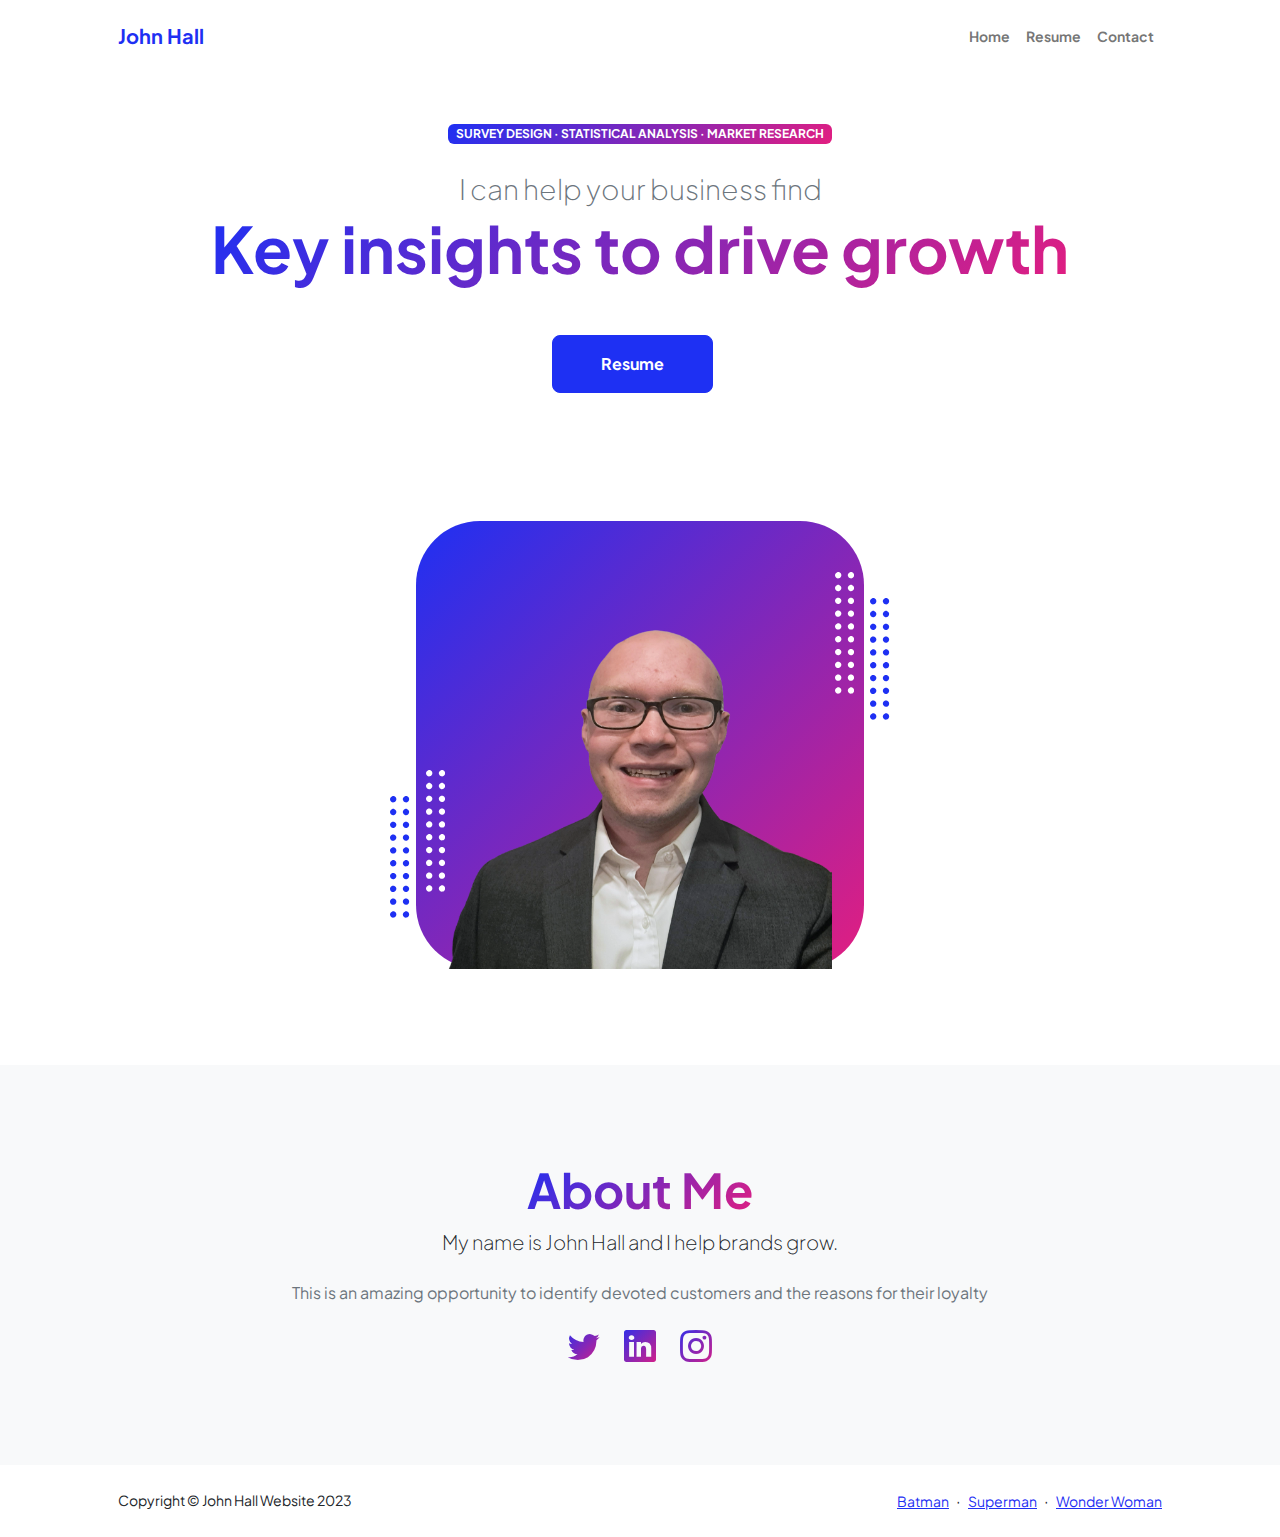
<file: index.html>
<!DOCTYPE html>
<html lang="en">
    <head>
        <meta charset="utf-8" />
        <meta name="viewport" content="width=device-width, initial-scale=1, shrink-to-fit=no" />
        <meta name="description" content="" />
        <meta name="author" content="" />
        <title>Personal - Start Bootstrap Theme</title>
        <!-- Favicon-->
        <link rel="icon" type="image/x-icon" href="assets/favicon.ico" />
        <!-- Custom Google font-->
        <link rel="preconnect" href="https://fonts.googleapis.com" />
        <link rel="preconnect" href="https://fonts.gstatic.com" crossorigin />
        <link href="https://fonts.googleapis.com/css2?family=Plus+Jakarta+Sans:wght@100;200;300;400;500;600;700;800;900&amp;display=swap" rel="stylesheet" />
        <!-- Bootstrap icons-->
        <link href="https://cdn.jsdelivr.net/npm/bootstrap-icons@1.8.1/font/bootstrap-icons.css" rel="stylesheet" />
        <!-- Core theme CSS (includes Bootstrap)-->
        <link href="css/styles.css" rel="stylesheet" />
    </head>
    <body class="d-flex flex-column h-100">
        <main class="flex-shrink-0">
            <!-- Navigation-->
            <nav class="navbar navbar-expand-lg navbar-light bg-white py-3">
                <div class="container px-5">
                    <a class="navbar-brand" href="index.html"><span class="fw-bolder text-primary">John Hall</span></a>
                    <button class="navbar-toggler" type="button" data-bs-toggle="collapse" data-bs-target="#navbarSupportedContent" aria-controls="navbarSupportedContent" aria-expanded="false" aria-label="Toggle navigation"><span class="navbar-toggler-icon"></span></button>
                    <div class="collapse navbar-collapse" id="navbarSupportedContent">
                        <ul class="navbar-nav ms-auto mb-2 mb-lg-0 small fw-bolder">
                            <li class="nav-item"><a class="nav-link" href="index.html">Home</a></li>
                            <li class="nav-item"><a class="nav-link" href="resume.html">Resume</a></li>
                            <li class="nav-item"><a class="nav-link" href="contact.html">Contact</a></li>
                        </ul>
                    </div>
                </div>
            </nav>
            <!-- Header-->
            <header class="py-5">
                <div class="container px-5 pb-5">
                    <div class="row gx-5 align-items-center">
                        <div class="col-xxl-5">
                            <!-- Header text content-->
                            <div class="text-center text-xxl-start">
                                <div class="badge bg-gradient-primary-to-secondary text-white mb-4"><div class="text-uppercase">Survey Design &middot; Statistical Analysis &middot; Market Research</div></div>
                                <div class="fs-3 fw-light text-muted">I can help your business find</div>
                                <h1 class="display-3 fw-bolder mb-5"><span class="text-gradient d-inline">Key insights to drive growth</span></h1>
                                <div class="d-grid gap-3 d-sm-flex justify-content-sm-center justify-content-xxl-start mb-3">
                                    <a class="btn btn-primary btn-lg px-5 py-3 me-sm-3 fs-6 fw-bolder" href="resume.html">Resume</a>
                                </div>
                            </div>
                        </div>
                        <div class="col-xxl-7">
                            <!-- Header profile picture-->
                            <div class="d-flex justify-content-center mt-5 mt-xxl-0">
                                <div class="profile bg-gradient-primary-to-secondary">
                                    <!-- TIP: For best results, use a photo with a transparent background like the demo example below-->
                                    <!-- Watch a tutorial on how to do this on YouTube (link)-->
                                    <img class="profile-img" src="assets/profileme.png" alt="picture of John Hall" />
                                    <div class="dots-1">
                                        <!-- SVG Dots-->
                                        <svg version="1.1" xmlns="http://www.w3.org/2000/svg" xmlns:xlink="http://www.w3.org/1999/xlink" x="0px" y="0px" viewBox="0 0 191.6 1215.4" style="enable-background: new 0 0 191.6 1215.4" xml:space="preserve">
                                            <g transform="translate(0.000000,1280.000000) scale(0.100000,-0.100000)">
                                                <path d="M227.7,12788.6c-105-35-200-141-222-248c-43-206,163-412,369-369c155,32,275,190,260,339c-11,105-90,213-190,262        C383.7,12801.6,289.7,12808.6,227.7,12788.6z"></path>
                                                <path d="M1507.7,12788.6c-151-50-253-216-222-362c25-119,136-230,254-255c194-41,395,142,375,339c-11,105-90,213-190,262        C1663.7,12801.6,1569.7,12808.6,1507.7,12788.6z"></path>
                                                <path d="M227.7,11508.6c-105-35-200-141-222-248c-43-206,163-412,369-369c155,32,275,190,260,339c-11,105-90,213-190,262        C383.7,11521.6,289.7,11528.6,227.7,11508.6z"></path>
                                                <path d="M1507.7,11508.6c-151-50-253-216-222-362c25-119,136-230,254-255c194-41,395,142,375,339c-11,105-90,213-190,262        C1663.7,11521.6,1569.7,11528.6,1507.7,11508.6z"></path>
                                                <path d="M227.7,10228.6c-105-35-200-141-222-248c-43-206,163-412,369-369c155,32,275,190,260,339c-11,105-90,213-190,262        C383.7,10241.6,289.7,10248.6,227.7,10228.6z"></path>
                                                <path d="M1507.7,10228.6c-105-35-200-141-222-248c-43-206,163-412,369-369c155,32,275,190,260,339c-11,105-90,213-190,262        C1663.7,10241.6,1569.7,10248.6,1507.7,10228.6z"></path>
                                                <path d="M227.7,8948.6c-105-35-200-141-222-248c-43-206,163-412,369-369c155,32,275,190,260,339c-11,105-90,213-190,262        C383.7,8961.6,289.7,8968.6,227.7,8948.6z"></path>
                                                <path d="M1507.7,8948.6c-105-35-200-141-222-248c-43-206,163-412,369-369c155,32,275,190,260,339c-11,105-90,213-190,262        C1663.7,8961.6,1569.7,8968.6,1507.7,8948.6z"></path>
                                                <path d="M227.7,7668.6c-105-35-200-141-222-248c-43-206,163-412,369-369c155,32,275,190,260,339c-11,105-90,213-190,262        C383.7,7681.6,289.7,7688.6,227.7,7668.6z"></path>
                                                <path d="M1507.7,7668.6c-105-35-200-141-222-248c-43-206,163-412,369-369c155,32,275,190,260,339c-11,105-90,213-190,262        C1663.7,7681.6,1569.7,7688.6,1507.7,7668.6z"></path>
                                                <path d="M227.7,6388.6c-105-35-200-141-222-248c-43-206,163-412,369-369c155,32,275,190,260,339c-11,105-90,213-190,262        C383.7,6401.6,289.7,6408.6,227.7,6388.6z"></path>
                                                <path d="M1507.7,6388.6c-105-35-200-141-222-248c-43-206,163-412,369-369c155,32,275,190,260,339c-11,105-90,213-190,262        C1663.7,6401.6,1569.7,6408.6,1507.7,6388.6z"></path>
                                                <path d="M227.7,5108.6c-105-35-200-141-222-248c-43-206,163-412,369-369c155,32,275,190,260,339c-11,105-90,213-190,262        C383.7,5121.6,289.7,5128.6,227.7,5108.6z"></path>
                                                <path d="M1507.7,5108.6c-105-35-200-141-222-248c-43-206,163-412,369-369c155,32,275,190,260,339c-11,105-90,213-190,262        C1663.7,5121.6,1569.7,5128.6,1507.7,5108.6z"></path>
                                                <path d="M227.7,3828.6c-105-35-200-141-222-248c-43-206,163-412,369-369c155,32,275,190,260,339c-11,105-90,213-190,262        C383.7,3841.6,289.7,3848.6,227.7,3828.6z"></path>
                                                <path d="M1507.7,3828.6c-105-35-200-141-222-248c-43-206,163-412,369-369c155,32,275,190,260,339c-11,105-90,213-190,262        C1663.7,3841.6,1569.7,3848.6,1507.7,3828.6z"></path>
                                                <path d="M227.7,2548.6c-105-35-200-141-222-248c-43-206,163-412,369-369c155,32,275,190,260,339c-11,105-90,213-190,262        C383.7,2561.6,289.7,2568.6,227.7,2548.6z"></path>
                                                <path d="M1507.7,2548.6c-105-35-200-141-222-248c-43-206,163-412,369-369c155,32,275,190,260,339c-11,105-90,213-190,262        C1663.7,2561.6,1569.7,2568.6,1507.7,2548.6z"></path>
                                                <path d="M227.7,1268.6c-105-35-200-141-222-248c-43-206,163-412,369-369c155,32,275,190,260,339c-11,105-90,213-190,262        C383.7,1281.6,289.7,1288.6,227.7,1268.6z"></path>
                                                <path d="M1507.7,1268.6c-105-35-200-141-222-248c-43-206,163-412,369-369c155,32,275,190,260,339c-11,105-90,213-190,262        C1663.7,1281.6,1569.7,1288.6,1507.7,1268.6z"></path>
                                            </g>
                                        </svg>
                                        <!-- END of SVG dots-->
                                    </div>
                                    <div class="dots-2">
                                        <!-- SVG Dots-->
                                        <svg version="1.1" xmlns="http://www.w3.org/2000/svg" xmlns:xlink="http://www.w3.org/1999/xlink" x="0px" y="0px" viewBox="0 0 191.6 1215.4" style="enable-background: new 0 0 191.6 1215.4" xml:space="preserve">
                                            <g transform="translate(0.000000,1280.000000) scale(0.100000,-0.100000)">
                                                <path d="M227.7,12788.6c-105-35-200-141-222-248c-43-206,163-412,369-369c155,32,275,190,260,339c-11,105-90,213-190,262        C383.7,12801.6,289.7,12808.6,227.7,12788.6z"></path>
                                                <path d="M1507.7,12788.6c-151-50-253-216-222-362c25-119,136-230,254-255c194-41,395,142,375,339c-11,105-90,213-190,262        C1663.7,12801.6,1569.7,12808.6,1507.7,12788.6z"></path>
                                                <path d="M227.7,11508.6c-105-35-200-141-222-248c-43-206,163-412,369-369c155,32,275,190,260,339c-11,105-90,213-190,262        C383.7,11521.6,289.7,11528.6,227.7,11508.6z"></path>
                                                <path d="M1507.7,11508.6c-151-50-253-216-222-362c25-119,136-230,254-255c194-41,395,142,375,339c-11,105-90,213-190,262        C1663.7,11521.6,1569.7,11528.6,1507.7,11508.6z"></path>
                                                <path d="M227.7,10228.6c-105-35-200-141-222-248c-43-206,163-412,369-369c155,32,275,190,260,339c-11,105-90,213-190,262        C383.7,10241.6,289.7,10248.6,227.7,10228.6z"></path>
                                                <path d="M1507.7,10228.6c-105-35-200-141-222-248c-43-206,163-412,369-369c155,32,275,190,260,339c-11,105-90,213-190,262        C1663.7,10241.6,1569.7,10248.6,1507.7,10228.6z"></path>
                                                <path d="M227.7,8948.6c-105-35-200-141-222-248c-43-206,163-412,369-369c155,32,275,190,260,339c-11,105-90,213-190,262        C383.7,8961.6,289.7,8968.6,227.7,8948.6z"></path>
                                                <path d="M1507.7,8948.6c-105-35-200-141-222-248c-43-206,163-412,369-369c155,32,275,190,260,339c-11,105-90,213-190,262        C1663.7,8961.6,1569.7,8968.6,1507.7,8948.6z"></path>
                                                <path d="M227.7,7668.6c-105-35-200-141-222-248c-43-206,163-412,369-369c155,32,275,190,260,339c-11,105-90,213-190,262        C383.7,7681.6,289.7,7688.6,227.7,7668.6z"></path>
                                                <path d="M1507.7,7668.6c-105-35-200-141-222-248c-43-206,163-412,369-369c155,32,275,190,260,339c-11,105-90,213-190,262        C1663.7,7681.6,1569.7,7688.6,1507.7,7668.6z"></path>
                                                <path d="M227.7,6388.6c-105-35-200-141-222-248c-43-206,163-412,369-369c155,32,275,190,260,339c-11,105-90,213-190,262        C383.7,6401.6,289.7,6408.6,227.7,6388.6z"></path>
                                                <path d="M1507.7,6388.6c-105-35-200-141-222-248c-43-206,163-412,369-369c155,32,275,190,260,339c-11,105-90,213-190,262        C1663.7,6401.6,1569.7,6408.6,1507.7,6388.6z"></path>
                                                <path d="M227.7,5108.6c-105-35-200-141-222-248c-43-206,163-412,369-369c155,32,275,190,260,339c-11,105-90,213-190,262        C383.7,5121.6,289.7,5128.6,227.7,5108.6z"></path>
                                                <path d="M1507.7,5108.6c-105-35-200-141-222-248c-43-206,163-412,369-369c155,32,275,190,260,339c-11,105-90,213-190,262        C1663.7,5121.6,1569.7,5128.6,1507.7,5108.6z"></path>
                                                <path d="M227.7,3828.6c-105-35-200-141-222-248c-43-206,163-412,369-369c155,32,275,190,260,339c-11,105-90,213-190,262        C383.7,3841.6,289.7,3848.6,227.7,3828.6z"></path>
                                                <path d="M1507.7,3828.6c-105-35-200-141-222-248c-43-206,163-412,369-369c155,32,275,190,260,339c-11,105-90,213-190,262        C1663.7,3841.6,1569.7,3848.6,1507.7,3828.6z"></path>
                                                <path d="M227.7,2548.6c-105-35-200-141-222-248c-43-206,163-412,369-369c155,32,275,190,260,339c-11,105-90,213-190,262        C383.7,2561.6,289.7,2568.6,227.7,2548.6z"></path>
                                                <path d="M1507.7,2548.6c-105-35-200-141-222-248c-43-206,163-412,369-369c155,32,275,190,260,339c-11,105-90,213-190,262        C1663.7,2561.6,1569.7,2568.6,1507.7,2548.6z"></path>
                                                <path d="M227.7,1268.6c-105-35-200-141-222-248c-43-206,163-412,369-369c155,32,275,190,260,339c-11,105-90,213-190,262        C383.7,1281.6,289.7,1288.6,227.7,1268.6z"></path>
                                                <path d="M1507.7,1268.6c-105-35-200-141-222-248c-43-206,163-412,369-369c155,32,275,190,260,339c-11,105-90,213-190,262        C1663.7,1281.6,1569.7,1288.6,1507.7,1268.6z"></path>
                                            </g>
                                        </svg>
                                        <!-- END of SVG dots-->
                                    </div>
                                    <div class="dots-3">
                                        <!-- SVG Dots-->
                                        <svg version="1.1" xmlns="http://www.w3.org/2000/svg" xmlns:xlink="http://www.w3.org/1999/xlink" x="0px" y="0px" viewBox="0 0 191.6 1215.4" style="enable-background: new 0 0 191.6 1215.4" xml:space="preserve">
                                            <g transform="translate(0.000000,1280.000000) scale(0.100000,-0.100000)">
                                                <path d="M227.7,12788.6c-105-35-200-141-222-248c-43-206,163-412,369-369c155,32,275,190,260,339c-11,105-90,213-190,262        C383.7,12801.6,289.7,12808.6,227.7,12788.6z"></path>
                                                <path d="M1507.7,12788.6c-151-50-253-216-222-362c25-119,136-230,254-255c194-41,395,142,375,339c-11,105-90,213-190,262        C1663.7,12801.6,1569.7,12808.6,1507.7,12788.6z"></path>
                                                <path d="M227.7,11508.6c-105-35-200-141-222-248c-43-206,163-412,369-369c155,32,275,190,260,339c-11,105-90,213-190,262        C383.7,11521.6,289.7,11528.6,227.7,11508.6z"></path>
                                                <path d="M1507.7,11508.6c-151-50-253-216-222-362c25-119,136-230,254-255c194-41,395,142,375,339c-11,105-90,213-190,262        C1663.7,11521.6,1569.7,11528.6,1507.7,11508.6z"></path>
                                                <path d="M227.7,10228.6c-105-35-200-141-222-248c-43-206,163-412,369-369c155,32,275,190,260,339c-11,105-90,213-190,262        C383.7,10241.6,289.7,10248.6,227.7,10228.6z"></path>
                                                <path d="M1507.7,10228.6c-105-35-200-141-222-248c-43-206,163-412,369-369c155,32,275,190,260,339c-11,105-90,213-190,262        C1663.7,10241.6,1569.7,10248.6,1507.7,10228.6z"></path>
                                                <path d="M227.7,8948.6c-105-35-200-141-222-248c-43-206,163-412,369-369c155,32,275,190,260,339c-11,105-90,213-190,262        C383.7,8961.6,289.7,8968.6,227.7,8948.6z"></path>
                                                <path d="M1507.7,8948.6c-105-35-200-141-222-248c-43-206,163-412,369-369c155,32,275,190,260,339c-11,105-90,213-190,262        C1663.7,8961.6,1569.7,8968.6,1507.7,8948.6z"></path>
                                                <path d="M227.7,7668.6c-105-35-200-141-222-248c-43-206,163-412,369-369c155,32,275,190,260,339c-11,105-90,213-190,262        C383.7,7681.6,289.7,7688.6,227.7,7668.6z"></path>
                                                <path d="M1507.7,7668.6c-105-35-200-141-222-248c-43-206,163-412,369-369c155,32,275,190,260,339c-11,105-90,213-190,262        C1663.7,7681.6,1569.7,7688.6,1507.7,7668.6z"></path>
                                                <path d="M227.7,6388.6c-105-35-200-141-222-248c-43-206,163-412,369-369c155,32,275,190,260,339c-11,105-90,213-190,262        C383.7,6401.6,289.7,6408.6,227.7,6388.6z"></path>
                                                <path d="M1507.7,6388.6c-105-35-200-141-222-248c-43-206,163-412,369-369c155,32,275,190,260,339c-11,105-90,213-190,262        C1663.7,6401.6,1569.7,6408.6,1507.7,6388.6z"></path>
                                                <path d="M227.7,5108.6c-105-35-200-141-222-248c-43-206,163-412,369-369c155,32,275,190,260,339c-11,105-90,213-190,262        C383.7,5121.6,289.7,5128.6,227.7,5108.6z"></path>
                                                <path d="M1507.7,5108.6c-105-35-200-141-222-248c-43-206,163-412,369-369c155,32,275,190,260,339c-11,105-90,213-190,262        C1663.7,5121.6,1569.7,5128.6,1507.7,5108.6z"></path>
                                                <path d="M227.7,3828.6c-105-35-200-141-222-248c-43-206,163-412,369-369c155,32,275,190,260,339c-11,105-90,213-190,262        C383.7,3841.6,289.7,3848.6,227.7,3828.6z"></path>
                                                <path d="M1507.7,3828.6c-105-35-200-141-222-248c-43-206,163-412,369-369c155,32,275,190,260,339c-11,105-90,213-190,262        C1663.7,3841.6,1569.7,3848.6,1507.7,3828.6z"></path>
                                                <path d="M227.7,2548.6c-105-35-200-141-222-248c-43-206,163-412,369-369c155,32,275,190,260,339c-11,105-90,213-190,262        C383.7,2561.6,289.7,2568.6,227.7,2548.6z"></path>
                                                <path d="M1507.7,2548.6c-105-35-200-141-222-248c-43-206,163-412,369-369c155,32,275,190,260,339c-11,105-90,213-190,262        C1663.7,2561.6,1569.7,2568.6,1507.7,2548.6z"></path>
                                                <path d="M227.7,1268.6c-105-35-200-141-222-248c-43-206,163-412,369-369c155,32,275,190,260,339c-11,105-90,213-190,262        C383.7,1281.6,289.7,1288.6,227.7,1268.6z"></path>
                                                <path d="M1507.7,1268.6c-105-35-200-141-222-248c-43-206,163-412,369-369c155,32,275,190,260,339c-11,105-90,213-190,262        C1663.7,1281.6,1569.7,1288.6,1507.7,1268.6z"></path>
                                            </g>
                                        </svg>
                                        <!-- END of SVG dots-->
                                    </div>
                                    <div class="dots-4">
                                        <!-- SVG Dots-->
                                        <svg version="1.1" xmlns="http://www.w3.org/2000/svg" xmlns:xlink="http://www.w3.org/1999/xlink" x="0px" y="0px" viewBox="0 0 191.6 1215.4" style="enable-background: new 0 0 191.6 1215.4" xml:space="preserve">
                                            <g transform="translate(0.000000,1280.000000) scale(0.100000,-0.100000)">
                                                <path d="M227.7,12788.6c-105-35-200-141-222-248c-43-206,163-412,369-369c155,32,275,190,260,339c-11,105-90,213-190,262        C383.7,12801.6,289.7,12808.6,227.7,12788.6z"></path>
                                                <path d="M1507.7,12788.6c-151-50-253-216-222-362c25-119,136-230,254-255c194-41,395,142,375,339c-11,105-90,213-190,262        C1663.7,12801.6,1569.7,12808.6,1507.7,12788.6z"></path>
                                                <path d="M227.7,11508.6c-105-35-200-141-222-248c-43-206,163-412,369-369c155,32,275,190,260,339c-11,105-90,213-190,262        C383.7,11521.6,289.7,11528.6,227.7,11508.6z"></path>
                                                <path d="M1507.7,11508.6c-151-50-253-216-222-362c25-119,136-230,254-255c194-41,395,142,375,339c-11,105-90,213-190,262        C1663.7,11521.6,1569.7,11528.6,1507.7,11508.6z"></path>
                                                <path d="M227.7,10228.6c-105-35-200-141-222-248c-43-206,163-412,369-369c155,32,275,190,260,339c-11,105-90,213-190,262        C383.7,10241.6,289.7,10248.6,227.7,10228.6z"></path>
                                                <path d="M1507.7,10228.6c-105-35-200-141-222-248c-43-206,163-412,369-369c155,32,275,190,260,339c-11,105-90,213-190,262        C1663.7,10241.6,1569.7,10248.6,1507.7,10228.6z"></path>
                                                <path d="M227.7,8948.6c-105-35-200-141-222-248c-43-206,163-412,369-369c155,32,275,190,260,339c-11,105-90,213-190,262        C383.7,8961.6,289.7,8968.6,227.7,8948.6z"></path>
                                                <path d="M1507.7,8948.6c-105-35-200-141-222-248c-43-206,163-412,369-369c155,32,275,190,260,339c-11,105-90,213-190,262        C1663.7,8961.6,1569.7,8968.6,1507.7,8948.6z"></path>
                                                <path d="M227.7,7668.6c-105-35-200-141-222-248c-43-206,163-412,369-369c155,32,275,190,260,339c-11,105-90,213-190,262        C383.7,7681.6,289.7,7688.6,227.7,7668.6z"></path>
                                                <path d="M1507.7,7668.6c-105-35-200-141-222-248c-43-206,163-412,369-369c155,32,275,190,260,339c-11,105-90,213-190,262        C1663.7,7681.6,1569.7,7688.6,1507.7,7668.6z"></path>
                                                <path d="M227.7,6388.6c-105-35-200-141-222-248c-43-206,163-412,369-369c155,32,275,190,260,339c-11,105-90,213-190,262        C383.7,6401.6,289.7,6408.6,227.7,6388.6z"></path>
                                                <path d="M1507.7,6388.6c-105-35-200-141-222-248c-43-206,163-412,369-369c155,32,275,190,260,339c-11,105-90,213-190,262        C1663.7,6401.6,1569.7,6408.6,1507.7,6388.6z"></path>
                                                <path d="M227.7,5108.6c-105-35-200-141-222-248c-43-206,163-412,369-369c155,32,275,190,260,339c-11,105-90,213-190,262        C383.7,5121.6,289.7,5128.6,227.7,5108.6z"></path>
                                                <path d="M1507.7,5108.6c-105-35-200-141-222-248c-43-206,163-412,369-369c155,32,275,190,260,339c-11,105-90,213-190,262        C1663.7,5121.6,1569.7,5128.6,1507.7,5108.6z"></path>
                                                <path d="M227.7,3828.6c-105-35-200-141-222-248c-43-206,163-412,369-369c155,32,275,190,260,339c-11,105-90,213-190,262        C383.7,3841.6,289.7,3848.6,227.7,3828.6z"></path>
                                                <path d="M1507.7,3828.6c-105-35-200-141-222-248c-43-206,163-412,369-369c155,32,275,190,260,339c-11,105-90,213-190,262        C1663.7,3841.6,1569.7,3848.6,1507.7,3828.6z"></path>
                                                <path d="M227.7,2548.6c-105-35-200-141-222-248c-43-206,163-412,369-369c155,32,275,190,260,339c-11,105-90,213-190,262        C383.7,2561.6,289.7,2568.6,227.7,2548.6z"></path>
                                                <path d="M1507.7,2548.6c-105-35-200-141-222-248c-43-206,163-412,369-369c155,32,275,190,260,339c-11,105-90,213-190,262        C1663.7,2561.6,1569.7,2568.6,1507.7,2548.6z"></path>
                                                <path d="M227.7,1268.6c-105-35-200-141-222-248c-43-206,163-412,369-369c155,32,275,190,260,339c-11,105-90,213-190,262        C383.7,1281.6,289.7,1288.6,227.7,1268.6z"></path>
                                                <path d="M1507.7,1268.6c-105-35-200-141-222-248c-43-206,163-412,369-369c155,32,275,190,260,339c-11,105-90,213-190,262        C1663.7,1281.6,1569.7,1288.6,1507.7,1268.6z"></path>
                                            </g>
                                        </svg>
                                        <!-- END of SVG dots-->
                                    </div>
                                </div>
                            </div>
                        </div>
                    </div>
                </div>
            </header>
            <!-- About Section-->
            <section class="bg-light py-5">
                <div class="container px-5">
                    <div class="row gx-5 justify-content-center">
                        <div class="col-xxl-8">
                            <div class="text-center my-5">
                                <h2 class="display-5 fw-bolder"><span class="text-gradient d-inline">About Me</span></h2>
                                <p class="lead fw-light mb-4">My name is John Hall and I help brands grow.</p>
                                <p class="text-muted">This is an amazing opportunity to identify devoted customers and the reasons for their loyalty</p>
                                <div class="d-flex justify-content-center fs-2 gap-4">
                                    <a class="text-gradient" href="https://twitter.com"><i class="bi bi-twitter"></i></a>
                                    <a class="text-gradient" href="https://www.linkedin.com"><i class="bi bi-linkedin"></i></a>
                                    <a class="text-gradient" href="https://www.instagram.com"><i class="bi bi-instagram"></i></a>
                                </div>
                            </div>
                        </div>
                    </div>
                </div>
            </section>
        </main>
        <!-- Footer-->
        <footer class="bg-white py-4 mt-auto">
            <div class="container px-5">
                <div class="row align-items-center justify-content-between flex-column flex-sm-row">
                    <div class="col-auto"><div class="small m-0">Copyright &copy; John Hall Website 2023</div></div>
                    <div class="col-auto">
                        <a class="small" href="https://dc.fandom.com/wiki/Batman_(Bruce_Wayne)">Batman</a>
                        <span class="mx-1">&middot;</span>
                        <a class="small" href="https://dc.fandom.com/wiki/Superman_(Clark_Kent)">Superman</a>
                        <span class="mx-1">&middot;</span>
                        <a class="small" href="https://dc.fandom.com/wiki/Wonder_Woman_(Diana_Prince)">Wonder Woman</a>
                    </div>
                </div>
            </div>
        </footer>
        <!-- Bootstrap core JS-->
        <script src="https://cdn.jsdelivr.net/npm/bootstrap@5.2.3/dist/js/bootstrap.bundle.min.js"></script>
        <!-- Core theme JS-->
        <script src="js/scripts.js"></script>
    </body>
</html>
</file>
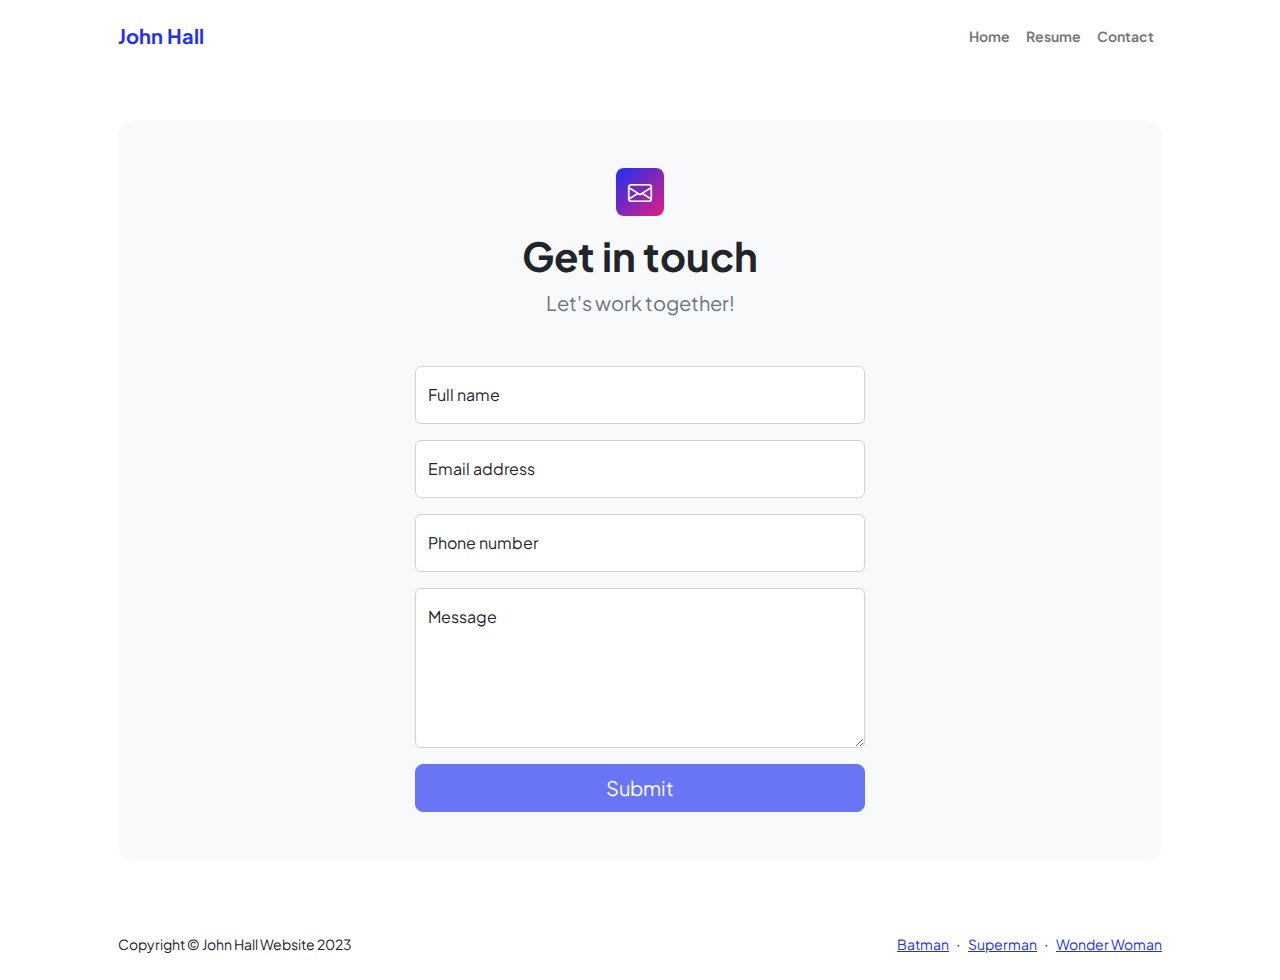
<file: contact.html>
<!DOCTYPE html>
<html lang="en">
    <head>
        <meta charset="utf-8" />
        <meta name="viewport" content="width=device-width, initial-scale=1, shrink-to-fit=no" />
        <meta name="description" content />
        <meta name="author" content />
        <title>Modern Business - Start Bootstrap Template</title>
        <!-- Favicon-->
        <link rel="icon" type="image/x-icon" href="assets/favicon.ico" />
        <!-- Custom Google font-->
        <link rel="preconnect" href="https://fonts.googleapis.com" />
        <link rel="preconnect" href="https://fonts.gstatic.com" crossorigin />
        <link href="https://fonts.googleapis.com/css2?family=Plus+Jakarta+Sans:wght@100;200;300;400;500;600;700;800;900&amp;display=swap" rel="stylesheet" />
        <!-- Bootstrap icons-->
        <link href="https://cdn.jsdelivr.net/npm/bootstrap-icons@1.8.1/font/bootstrap-icons.css" rel="stylesheet" />
        <!-- Core theme CSS (includes Bootstrap)-->
        <link href="css/styles.css" rel="stylesheet" />
    </head>
    <body class="d-flex flex-column">
        <main class="flex-shrink-0">
            <!-- Navigation-->
            <nav class="navbar navbar-expand-lg navbar-light bg-white py-3">
                <div class="container px-5">
                    <a class="navbar-brand" href="index.html"><span class="fw-bolder text-primary">John Hall</span></a>
                    <button class="navbar-toggler" type="button" data-bs-toggle="collapse" data-bs-target="#navbarSupportedContent" aria-controls="navbarSupportedContent" aria-expanded="false" aria-label="Toggle navigation"><span class="navbar-toggler-icon"></span></button>
                    <div class="collapse navbar-collapse" id="navbarSupportedContent">
                        <ul class="navbar-nav ms-auto mb-2 mb-lg-0 small fw-bolder">
                            <li class="nav-item"><a class="nav-link" href="index.html">Home</a></li>
                            <li class="nav-item"><a class="nav-link" href="resume.html">Resume</a></li>
                            <li class="nav-item"><a class="nav-link" href="contact.html">Contact</a></li>
                        </ul>
                    </div>
                </div>
            </nav>
            <!-- Page content-->
            <section class="py-5">
                <div class="container px-5">
                    <!-- Contact form-->
                    <div class="bg-light rounded-4 py-5 px-4 px-md-5">
                        <div class="text-center mb-5">
                            <div class="feature bg-primary bg-gradient-primary-to-secondary text-white rounded-3 mb-3"><i class="bi bi-envelope"></i></div>
                            <h1 class="fw-bolder">Get in touch</h1>
                            <p class="lead fw-normal text-muted mb-0">Let's work together!</p>
                        </div>
                        <div class="row gx-5 justify-content-center">
                            <div class="col-lg-8 col-xl-6">
                                <!-- * * * * * * * * * * * * * * *-->
                                <!-- * * SB Forms Contact Form * *-->
                                <!-- * * * * * * * * * * * * * * *-->
                                <!-- This form is pre-integrated with SB Forms.-->
                                <!-- To make this form functional, sign up at-->
                                <!-- https://startbootstrap.com/solution/contact-forms-->
                                <!-- to get an API token!-->
                                <form id="contactForm" data-sb-form-api-token="API_TOKEN">
                                    <!-- Name input-->
                                    <div class="form-floating mb-3">
                                        <input class="form-control" id="name" type="text" placeholder="Enter your name..." data-sb-validations="required" />
                                        <label for="name">Full name</label>
                                        <div class="invalid-feedback" data-sb-feedback="name:required">A name is required.</div>
                                    </div>
                                    <!-- Email address input-->
                                    <div class="form-floating mb-3">
                                        <input class="form-control" id="email" type="email" placeholder="name@example.com" data-sb-validations="required,email" />
                                        <label for="email">Email address</label>
                                        <div class="invalid-feedback" data-sb-feedback="email:required">An email is required.</div>
                                        <div class="invalid-feedback" data-sb-feedback="email:email">Email is not valid.</div>
                                    </div>
                                    <!-- Phone number input-->
                                    <div class="form-floating mb-3">
                                        <input class="form-control" id="phone" type="tel" placeholder="(123) 456-7890" data-sb-validations="required" />
                                        <label for="phone">Phone number</label>
                                        <div class="invalid-feedback" data-sb-feedback="phone:required">A phone number is required.</div>
                                    </div>
                                    <!-- Message input-->
                                    <div class="form-floating mb-3">
                                        <textarea class="form-control" id="message" type="text" placeholder="Enter your message here..." style="height: 10rem" data-sb-validations="required"></textarea>
                                        <label for="message">Message</label>
                                        <div class="invalid-feedback" data-sb-feedback="message:required">A message is required.</div>
                                    </div>
                                    <!-- Submit success message-->
                                    <!---->
                                    <!-- This is what your users will see when the form-->
                                    <!-- has successfully submitted-->
                                    <div class="d-none" id="submitSuccessMessage">
                                        <div class="text-center mb-3">
                                            <div class="fw-bolder">Form submission successful!</div>
                                            To activate this form, sign up at
                                            <br />
                                            <a href="https://startbootstrap.com/solution/contact-forms">https://startbootstrap.com/solution/contact-forms</a>
                                        </div>
                                    </div>
                                    <!-- Submit error message-->
                                    <!---->
                                    <!-- This is what your users will see when there is-->
                                    <!-- an error submitting the form-->
                                    <div class="d-none" id="submitErrorMessage"><div class="text-center text-danger mb-3">Error sending message!</div></div>
                                    <!-- Submit Button-->
                                    <div class="d-grid"><button class="btn btn-primary btn-lg disabled" id="submitButton" type="submit">Submit</button></div>
                                </form>
                            </div>
                        </div>
                    </div>
                </div>
            </section>
        </main>
        <!-- Footer-->
        <footer class="bg-white py-4 mt-auto">
            <div class="container px-5">
                <div class="row align-items-center justify-content-between flex-column flex-sm-row">
                    <div class="col-auto"><div class="small m-0">Copyright &copy; John Hall Website 2023</div></div>
                    <div class="col-auto">
                        <a class="small" href="https://dc.fandom.com/wiki/Batman_(Bruce_Wayne)">Batman</a>
                        <span class="mx-1">&middot;</span>
                        <a class="small" href="https://dc.fandom.com/wiki/Superman_(Clark_Kent)">Superman</a>
                        <span class="mx-1">&middot;</span>
                        <a class="small" href="https://dc.fandom.com/wiki/Wonder_Woman_(Diana_Prince)">Wonder Woman</a>
                    </div>
                </div>
            </div>
        </footer>
        <!-- Bootstrap core JS-->
        <script src="https://cdn.jsdelivr.net/npm/bootstrap@5.2.3/dist/js/bootstrap.bundle.min.js"></script>
        <!-- Core theme JS-->
        <script src="js/scripts.js"></script>
        <!-- * * * * * * * * * * * * * * * * * * * * * * * * * * * * * * * * * * * * * * * *-->
        <!-- * *                               SB Forms JS                               * *-->
        <!-- * * Activate your form at https://startbootstrap.com/solution/contact-forms * *-->
        <!-- * * * * * * * * * * * * * * * * * * * * * * * * * * * * * * * * * * * * * * * *-->
        <script src="https://cdn.startbootstrap.com/sb-forms-latest.js"></script>
    </body>
</html>
</file>
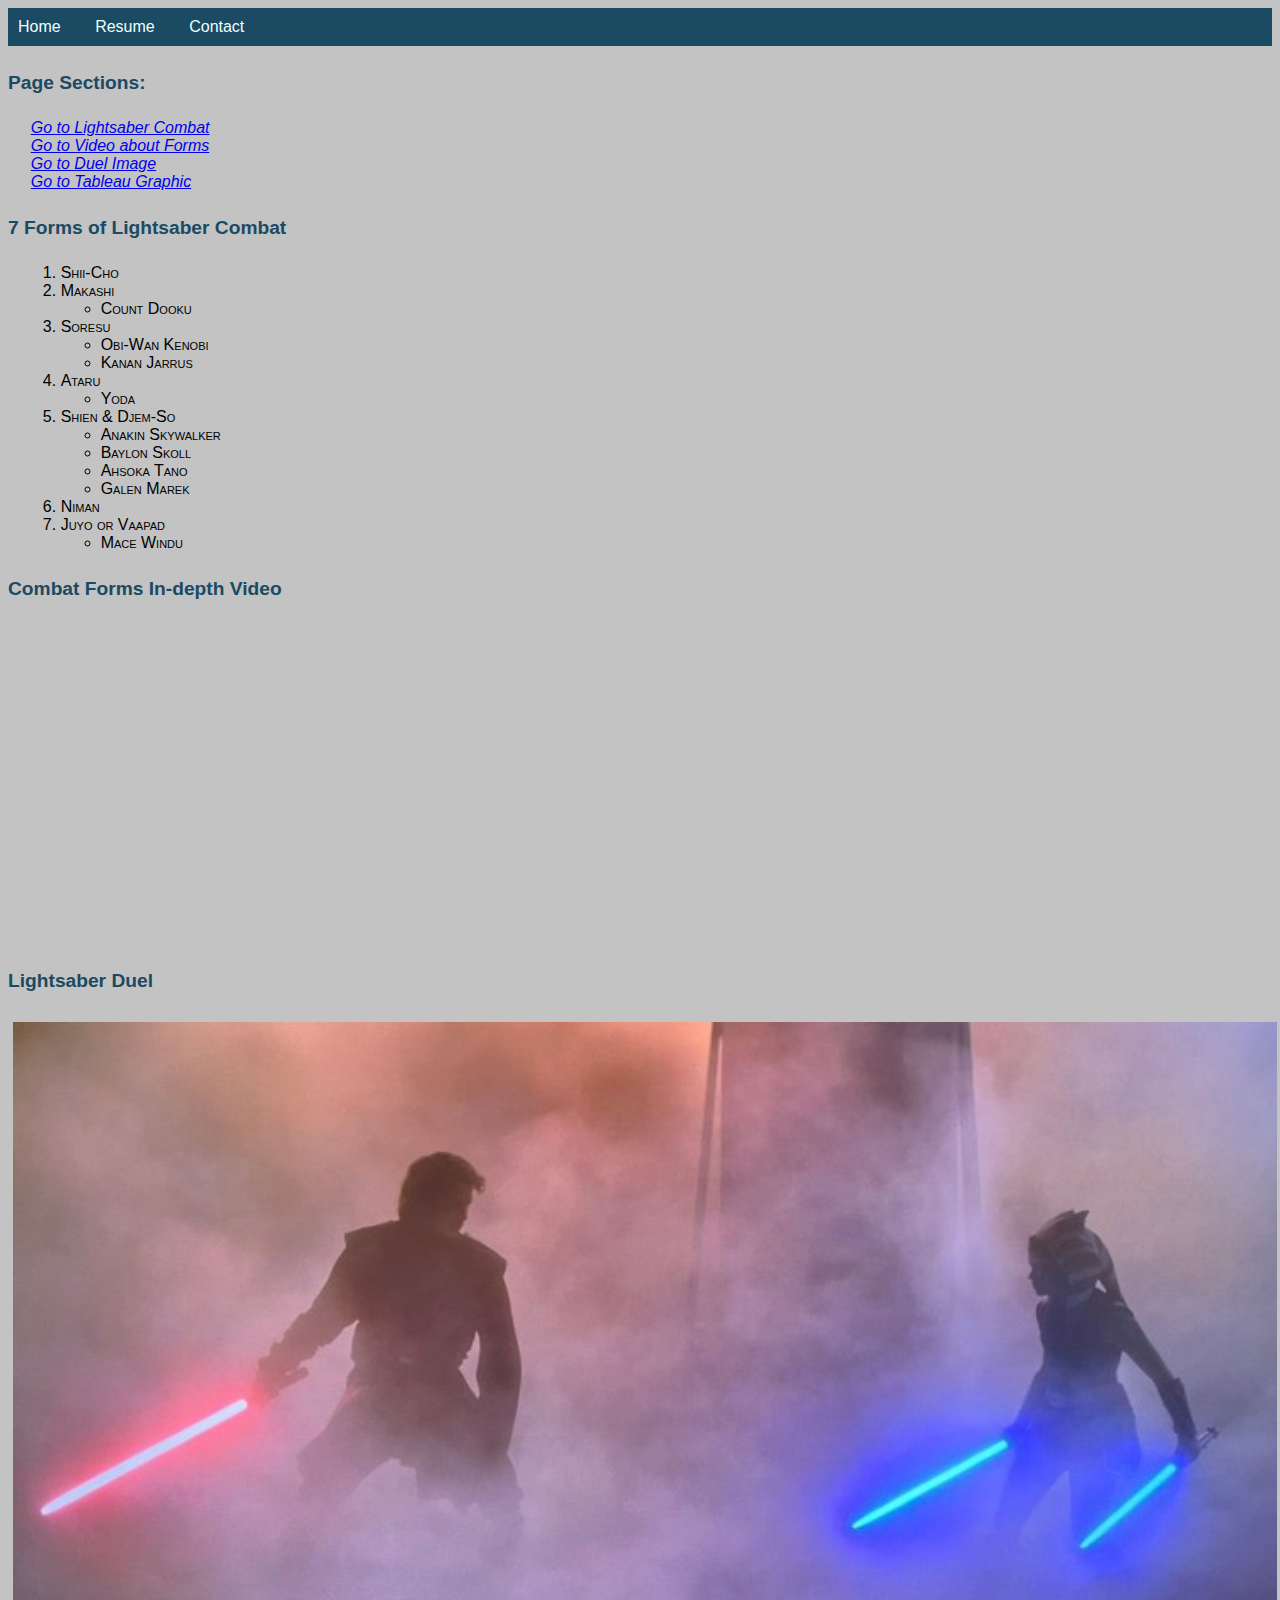
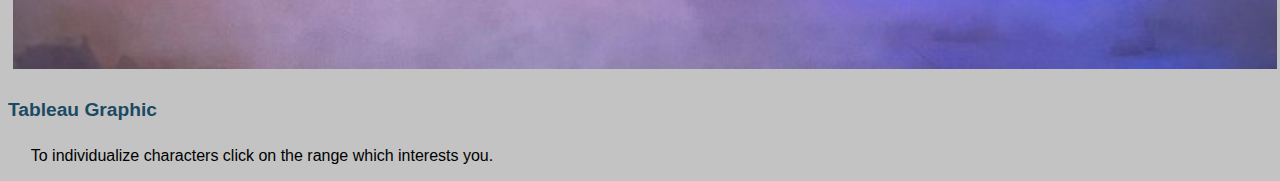
<file: from-scratch.html>
<!DOCTYPE html>
<html lang="en">
<head>
    <meta charset="UTF-8">
    <meta name="viewport" content="width=device-width, initial-scale=1.0">
    <title>From-Scratch</title>
    <link href="css/mystyle.css" rel="stylesheet" />
</head>
<body>
    <nav>
        <ul>
            <li class="nav-item"><a href="index.html">Home</a></li>
            <li class="nav-item"><a href="resume.html">Resume</a></li>
            <li class="nav-item"><a href="contact.html">Contact</a></li>
        </ul>
    </nav> 
    <h4>Page Sections:</h4>
    <div class = showbiz>
        <a href="#Methods">Go to Lightsaber Combat</a>
        <br>
        <a href="#Combat">Go to Video about Forms</a>
        <br>
        <a href="#Image">Go to Duel Image</a>
        <br>
        <a href="#Tableau">Go to Tableau Graphic</a>
        <br>
    </div>
    <span id ="Methods"><h4>7 Forms of Lightsaber Combat</h4></span>
    <div class = party>
        <ol>
            <li>Shii-Cho</li>
            <li>Makashi</li>
                <ul>
                    <li>Count Dooku</li>
                </ul>
            <li>Soresu</li>
                <ul>
                    <li>Obi-Wan Kenobi</li>
                    <li>Kanan Jarrus</li>
                </ul>
            <li>Ataru</li>
                <ul>
                    <li>Yoda</li>
                </ul>
            <li>Shien & Djem-So</li>
                <ul>
                    <li>Anakin Skywalker</li>
                    <li>Baylon Skoll</li>
                    <li>Ahsoka Tano</li>
                    <li>Galen Marek</li>
                </ul>
            <li>Niman</li>
            <li>Juyo or Vaapad</li>
                <ul>
                    <li>Mace Windu</li>
                </ul>
        </ol>
    </div>
    <span id="Combat"><h4>Combat Forms In-depth Video</h4></span>
    <iframe width="560" height="315" src="https://www.youtube.com/embed/WP7sbwbIzks?si=nLCFZYjHe6RjH9g4" title="YouTube video player" frameborder="0" allow="accelerometer; autoplay; clipboard-write; encrypted-media; gyroscope; picture-in-picture; web-share" allowfullscreen></iframe>
    <span id ="Image"><h4>Lightsaber Duel</h4></span>
    <img src="assets/Duel.jpeg" alt="Epic Lightsaber Duel">
    <span id="Tableau"><h4>Tableau Graphic</h4></span>
    <div class = party2>
        <p>To individualize characters click on the range which interests you.</p>
    </div>
    <div class='tableauPlaceholder' id='viz1702597629541' style='position: relative'><noscript><a href='https:&#47;&#47;public.tableau.com&#47;profile&#47;datavizard#!&#47;'><img alt=' ' src='https:&#47;&#47;public.tableau.com&#47;static&#47;images&#47;St&#47;StarWars-ScreenTimeAnalysis&#47;StarWars&#47;1_rss.png' style='border: none' /></a></noscript><object class='tableauViz'  style='display:none;'><param name='host_url' value='https%3A%2F%2Fpublic.tableau.com%2F' /> <param name='embed_code_version' value='3' /> <param name='site_root' value='' /><param name='name' value='StarWars-ScreenTimeAnalysis&#47;StarWars' /><param name='tabs' value='no' /><param name='toolbar' value='yes' /><param name='static_image' value='https:&#47;&#47;public.tableau.com&#47;static&#47;images&#47;St&#47;StarWars-ScreenTimeAnalysis&#47;StarWars&#47;1.png' /> <param name='animate_transition' value='yes' /><param name='display_static_image' value='yes' /><param name='display_spinner' value='yes' /><param name='display_overlay' value='yes' /><param name='display_count' value='yes' /><param name='language' value='en-US' /></object></div>                <script type='text/javascript'>                    var divElement = document.getElementById('viz1702597629541');                    var vizElement = divElement.getElementsByTagName('object')[0];                    if ( divElement.offsetWidth > 800 ) { vizElement.style.width='1400px';vizElement.style.height='4027px';} else if ( divElement.offsetWidth > 500 ) { vizElement.style.width='1400px';vizElement.style.height='4027px';} else { vizElement.style.width='100%';vizElement.style.height='2527px';}                     var scriptElement = document.createElement('script');                    scriptElement.src = 'https://public.tableau.com/javascripts/api/viz_v1.js';                    vizElement.parentNode.insertBefore(scriptElement, vizElement);                </script>
</body>
</html>
</file>
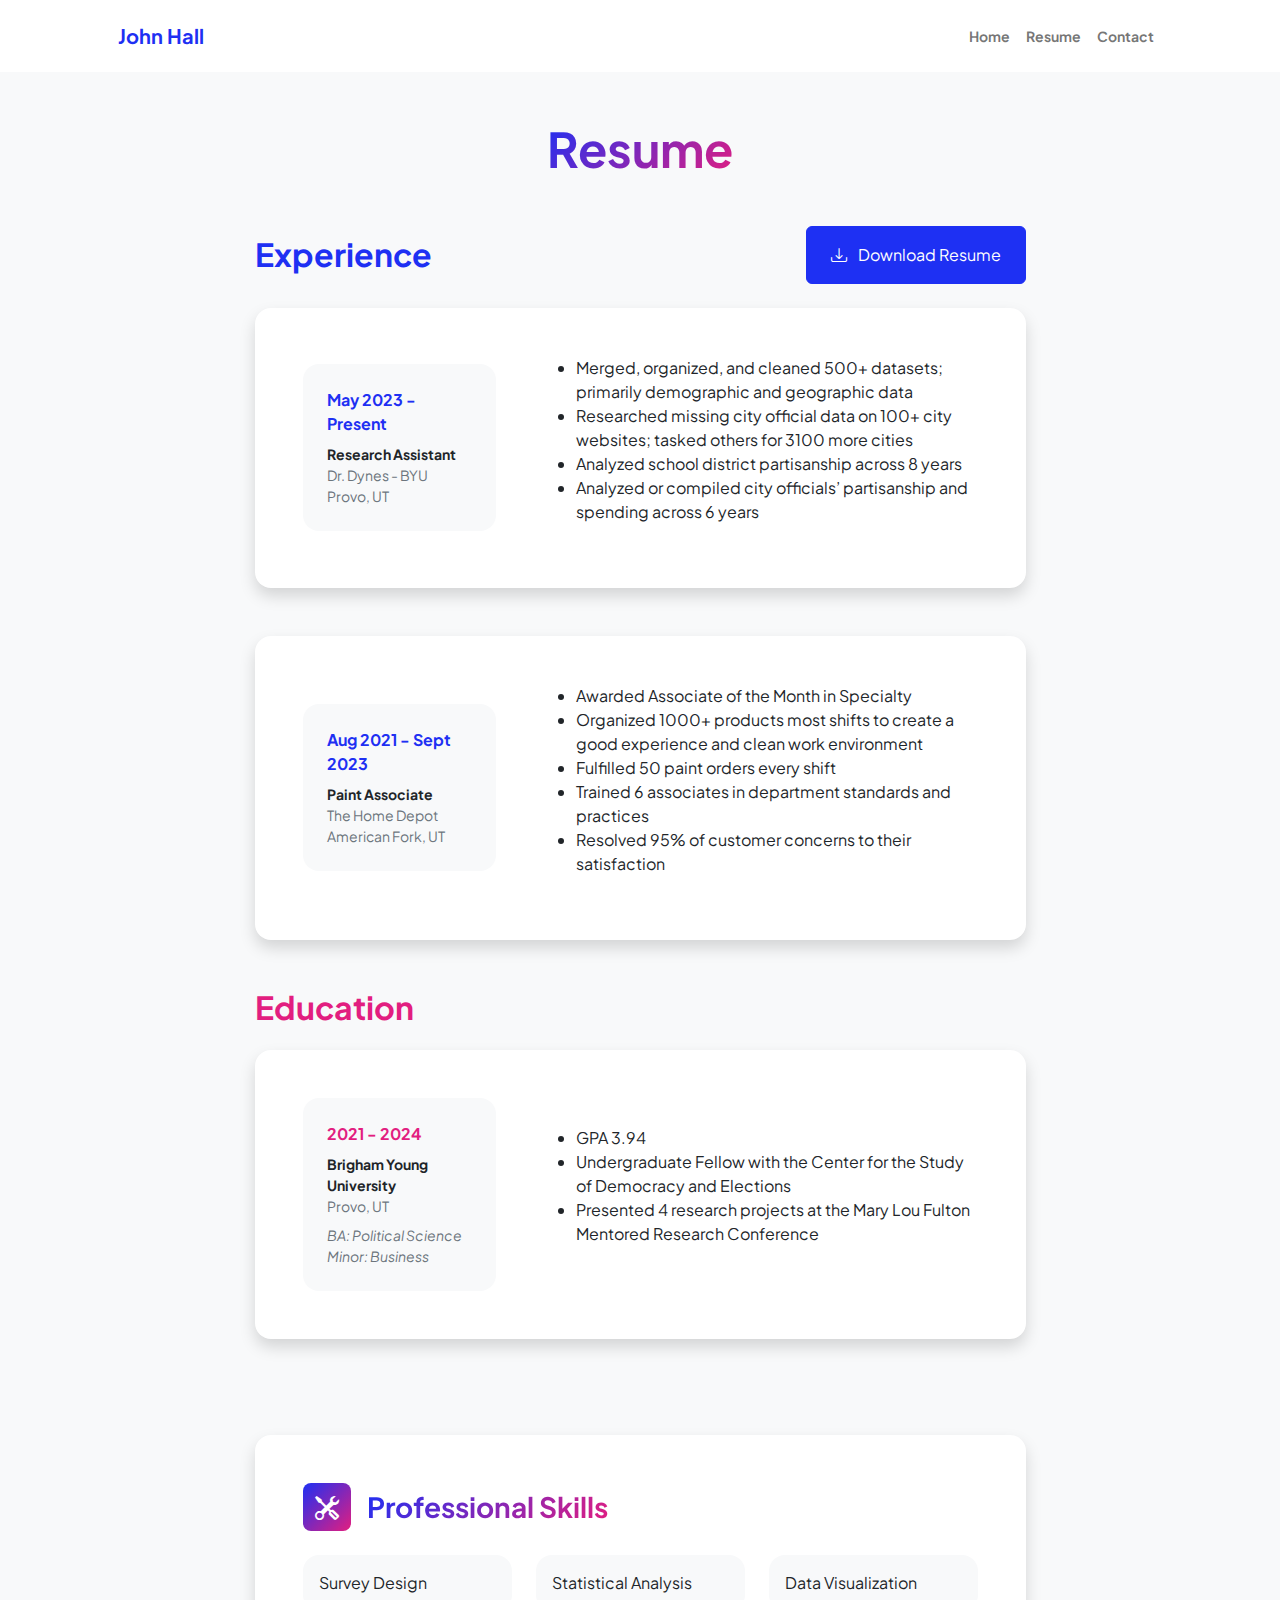
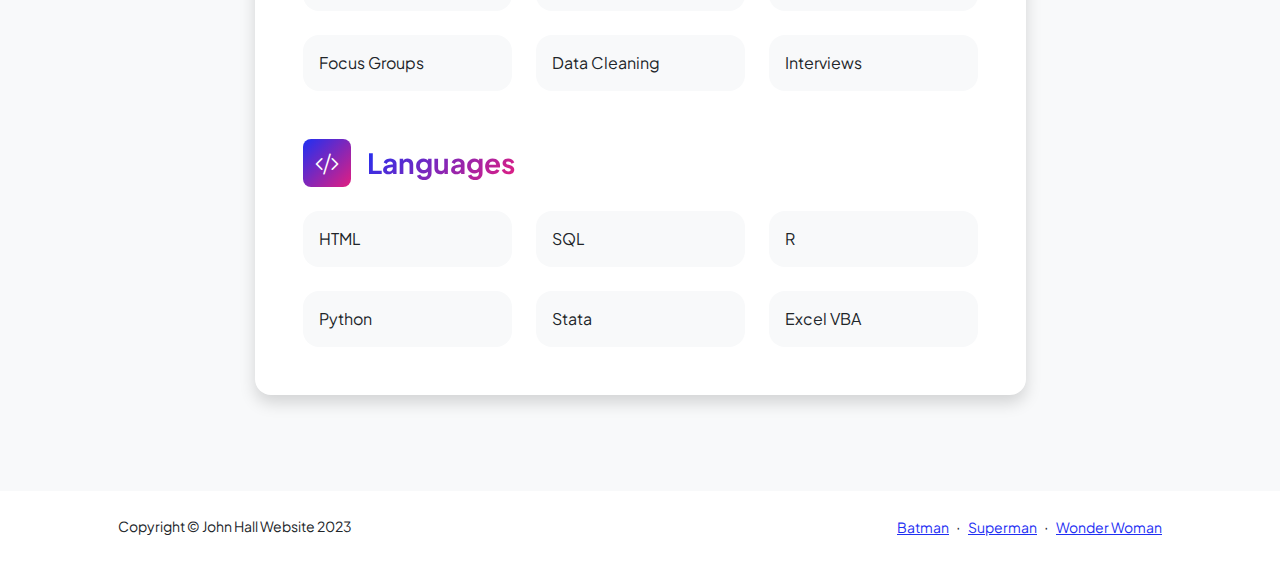
<file: resume.html>
<!DOCTYPE html>
<html lang="en">
    <head>
        <meta charset="utf-8" />
        <meta name="viewport" content="width=device-width, initial-scale=1, shrink-to-fit=no" />
        <meta name="description" content="" />
        <meta name="author" content="" />
        <title>Personal - Start Bootstrap Template</title>
        <!-- Favicon-->
        <link rel="icon" type="image/x-icon" href="assets/favicon.ico" />
        <!-- Custom Google font-->
        <link rel="preconnect" href="https://fonts.googleapis.com" />
        <link rel="preconnect" href="https://fonts.gstatic.com" crossorigin />
        <link href="https://fonts.googleapis.com/css2?family=Plus+Jakarta+Sans:wght@100;200;300;400;500;600;700;800;900&amp;display=swap" rel="stylesheet" />
        <!-- Bootstrap icons-->
        <link href="https://cdn.jsdelivr.net/npm/bootstrap-icons@1.8.1/font/bootstrap-icons.css" rel="stylesheet" />
        <!-- Core theme CSS (includes Bootstrap)-->
        <link href="css/styles.css" rel="stylesheet" />
    </head>
    <body class="d-flex flex-column h-100 bg-light">
        <main class="flex-shrink-0">
            <!-- Navigation-->
            <nav class="navbar navbar-expand-lg navbar-light bg-white py-3">
                <div class="container px-5">
                    <a class="navbar-brand" href="index.html"><span class="fw-bolder text-primary">John Hall</span></a>
                    <button class="navbar-toggler" type="button" data-bs-toggle="collapse" data-bs-target="#navbarSupportedContent" aria-controls="navbarSupportedContent" aria-expanded="false" aria-label="Toggle navigation"><span class="navbar-toggler-icon"></span></button>
                    <div class="collapse navbar-collapse" id="navbarSupportedContent">
                        <ul class="navbar-nav ms-auto mb-2 mb-lg-0 small fw-bolder">
                            <li class="nav-item"><a class="nav-link" href="index.html">Home</a></li>
                            <li class="nav-item"><a class="nav-link" href="resume.html">Resume</a></li>
                            <li class="nav-item"><a class="nav-link" href="contact.html">Contact</a></li>
                        </ul>
                    </div>
                </div>
            </nav>
            <!-- Page Content-->
            <div class="container px-5 my-5">
                <div class="text-center mb-5">
                    <h1 class="display-5 fw-bolder mb-0"><span class="text-gradient d-inline">Resume</span></h1>
                </div>
                <div class="row gx-5 justify-content-center">
                    <div class="col-lg-11 col-xl-9 col-xxl-8">
                        <!-- Experience Section-->
                        <section>
                            <div class="d-flex align-items-center justify-content-between mb-4">
                                <h2 class="text-primary fw-bolder mb-0">Experience</h2>
                                <!-- Download resume button-->
                                <!-- Note: Set the link href target to a PDF file within your project-->
                                <a class="btn btn-primary px-4 py-3" href="assets/IS201_Resume.pdf">
                                    <div class="d-inline-block bi bi-download me-2"></div>
                                    Download Resume
                                </a>
                            </div>
                            <!-- Experience Card 1-->
                            <div class="card shadow border-0 rounded-4 mb-5">
                                <div class="card-body p-5">
                                    <div class="row align-items-center gx-5">
                                        <div class="col text-center text-lg-start mb-4 mb-lg-0">
                                            <div class="bg-light p-4 rounded-4">
                                                <div class="text-primary fw-bolder mb-2">May 2023 - Present</div>
                                                <div class="small fw-bolder">Research Assistant</div>
                                                <div class="small text-muted">Dr. Dynes - BYU</div>
                                                <div class="small text-muted">Provo, UT</div>
                                            </div>
                                        </div>
                                        <div class="col-lg-8"><div>
                                            <ul>
                                                <li>Merged, organized, and cleaned 500+ datasets; primarily demographic and geographic data</li>
                                                <li>Researched missing city official data on 100+ city websites; tasked others for 3100 more cities</li>
                                                <li>Analyzed school district partisanship across 8 years</li>
                                                <li>Analyzed or compiled city officials’ partisanship and spending across 6 years</li>
                                            </ul>
                                        </div></div>
                                    </div>
                                </div>
                            </div>
                            <!-- Experience Card 2-->
                            <div class="card shadow border-0 rounded-4 mb-5">
                                <div class="card-body p-5">
                                    <div class="row align-items-center gx-5">
                                        <div class="col text-center text-lg-start mb-4 mb-lg-0">
                                            <div class="bg-light p-4 rounded-4">
                                                <div class="text-primary fw-bolder mb-2">Aug 2021 - Sept 2023</div>
                                                <div class="small fw-bolder">Paint Associate</div>
                                                <div class="small text-muted">The Home Depot</div>
                                                <div class="small text-muted">American Fork, UT</div>
                                            </div>
                                        </div>
                                        <div class="col-lg-8"><div>
                                            <ul>
                                            <li>Awarded Associate of the Month in Specialty</li>
                                            <li>Organized 1000+ products most shifts to create a good experience and clean work environment</li>
                                            <li>Fulfilled 50 paint orders every shift</li>
                                            <li>Trained 6 associates in department standards and practices</li>
                                            <li>Resolved 95% of customer concerns to their satisfaction</li>
                                            </ul>
                                            </div></div>
                                    </div>
                                </div>
                            </div>
                        </section>
                        <!-- Education Section-->
                        <section>
                            <h2 class="text-secondary fw-bolder mb-4">Education</h2>
                            <!-- Education Card 1-->
                            <div class="card shadow border-0 rounded-4 mb-5">
                                <div class="card-body p-5">
                                    <div class="row align-items-center gx-5">
                                        <div class="col text-center text-lg-start mb-4 mb-lg-0">
                                            <div class="bg-light p-4 rounded-4">
                                                <div class="text-secondary fw-bolder mb-2">2021 - 2024</div>
                                                <div class="mb-2">
                                                    <div class="small fw-bolder">Brigham Young University</div>
                                                    <div class="small text-muted">Provo, UT</div>
                                                </div>
                                                <div class="fst-italic">
                                                    <div class="small text-muted">BA: Political Science</div>
                                                    <div class="small text-muted">Minor: Business</div>
                                                </div>
                                            </div>
                                        </div>
                                        <div class="col-lg-8"><div>
                                            <ul>
                                                <li>GPA 3.94</li>
                                                <li>Undergraduate Fellow with the Center for the Study of Democracy and Elections</li>
                                                <li>Presented 4 research projects at the Mary Lou Fulton Mentored Research Conference</li>
                                            </ul>
                                        </div></div>
                                    </div>
                                </div>
                            </div>
                
                        <!-- Divider-->
                        <div class="pb-5"></div>
                        <!-- Skills Section-->
                        <section>
                            <!-- Skillset Card-->
                            <div class="card shadow border-0 rounded-4 mb-5">
                                <div class="card-body p-5">
                                    <!-- Professional skills list-->
                                    <div class="mb-5">
                                        <div class="d-flex align-items-center mb-4">
                                            <div class="feature bg-primary bg-gradient-primary-to-secondary text-white rounded-3 me-3"><i class="bi bi-tools"></i></div>
                                            <h3 class="fw-bolder mb-0"><span class="text-gradient d-inline">Professional Skills</span></h3>
                                        </div>
                                        <div class="row row-cols-1 row-cols-md-3 mb-4">
                                            <div class="col mb-4 mb-md-0"><div class="d-flex align-items-center bg-light rounded-4 p-3 h-100">Survey Design</div></div>
                                            <div class="col mb-4 mb-md-0"><div class="d-flex align-items-center bg-light rounded-4 p-3 h-100">Statistical Analysis</div></div>
                                            <div class="col"><div class="d-flex align-items-center bg-light rounded-4 p-3 h-100">Data Visualization</div></div>
                                        </div>
                                        <div class="row row-cols-1 row-cols-md-3">
                                            <div class="col mb-4 mb-md-0"><div class="d-flex align-items-center bg-light rounded-4 p-3 h-100">Focus Groups</div></div>
                                            <div class="col mb-4 mb-md-0"><div class="d-flex align-items-center bg-light rounded-4 p-3 h-100">Data Cleaning</div></div>
                                            <div class="col"><div class="d-flex align-items-center bg-light rounded-4 p-3 h-100">Interviews</div></div>
                                        </div>
                                    </div>
                                    <!-- Languages list-->
                                    <div class="mb-0">
                                        <div class="d-flex align-items-center mb-4">
                                            <div class="feature bg-primary bg-gradient-primary-to-secondary text-white rounded-3 me-3"><i class="bi bi-code-slash"></i></div>
                                            <h3 class="fw-bolder mb-0"><span class="text-gradient d-inline">Languages</span></h3>
                                        </div>
                                        <div class="row row-cols-1 row-cols-md-3 mb-4">
                                            <div class="col mb-4 mb-md-0"><div class="d-flex align-items-center bg-light rounded-4 p-3 h-100">HTML</div></div>
                                            <div class="col mb-4 mb-md-0"><div class="d-flex align-items-center bg-light rounded-4 p-3 h-100">SQL</div></div>
                                            <div class="col"><div class="d-flex align-items-center bg-light rounded-4 p-3 h-100">R</div></div>
                                        </div>
                                        <div class="row row-cols-1 row-cols-md-3">
                                            <div class="col mb-4 mb-md-0"><div class="d-flex align-items-center bg-light rounded-4 p-3 h-100">Python</div></div>
                                            <div class="col mb-4 mb-md-0"><div class="d-flex align-items-center bg-light rounded-4 p-3 h-100">Stata</div></div>
                                            <div class="col"><div class="d-flex align-items-center bg-light rounded-4 p-3 h-100">Excel VBA</div></div>
                                        </div>
                                    </div>
                                </div>
                            </div>
                        </section>
                    </div>
                </div>
            </div>
        </main>
        <!-- Footer-->
        <footer class="bg-white py-4 mt-auto">
            <div class="container px-5">
                <div class="row align-items-center justify-content-between flex-column flex-sm-row">
                    <div class="col-auto"><div class="small m-0">Copyright &copy; John Hall Website 2023</div></div>
                    <div class="col-auto">
                        <a class="small" href="https://dc.fandom.com/wiki/Batman_(Bruce_Wayne)">Batman</a>
                        <span class="mx-1">&middot;</span>
                        <a class="small" href="https://dc.fandom.com/wiki/Superman_(Clark_Kent)">Superman</a>
                        <span class="mx-1">&middot;</span>
                        <a class="small" href="https://dc.fandom.com/wiki/Wonder_Woman_(Diana_Prince)">Wonder Woman</a>
                    </div>
                </div>
            </div>
        </footer>
        <!-- Bootstrap core JS-->
        <script src="https://cdn.jsdelivr.net/npm/bootstrap@5.2.3/dist/js/bootstrap.bundle.min.js"></script>
        <!-- Core theme JS-->
        <script src="js/scripts.js"></script>
    </body>
</html>
</file>
<file: css/mystyle.css>
nav ul {
    list-style: none;
    margin: 0;
    padding: 0;
}

nav {
    background-color: #1b4a63; 
}


nav ul li {
    display: inline-block;
    margin-right: 10px;
}


nav a {
    text-decoration: none;
    color: azure; 
    padding: 10px;
    display: block;
}

body{
    font-family: Verdana, Geneva, Tahoma, sans-serif;
    background-color: rgb(195, 195, 195);
    color:black; 
}

h4{
    font-weight: bold;
    font-size: larger;
    color:#1b4a63;
}

.showbiz{
    font-family: Verdana, Geneva, Tahoma, sans-serif;
    font-style: italic;
    padding-left: 1.8%;
}

img{
    display: block;
    padding: 5px;
    margin: auto;
    margin-top: 5px;
    margin-bottom: 5px;
    width: 100%;
}
.party{
    padding-left: 1%;
    font-variant: small-caps;
}

.party2{
    padding-left: 1.8%;
}
</file>
